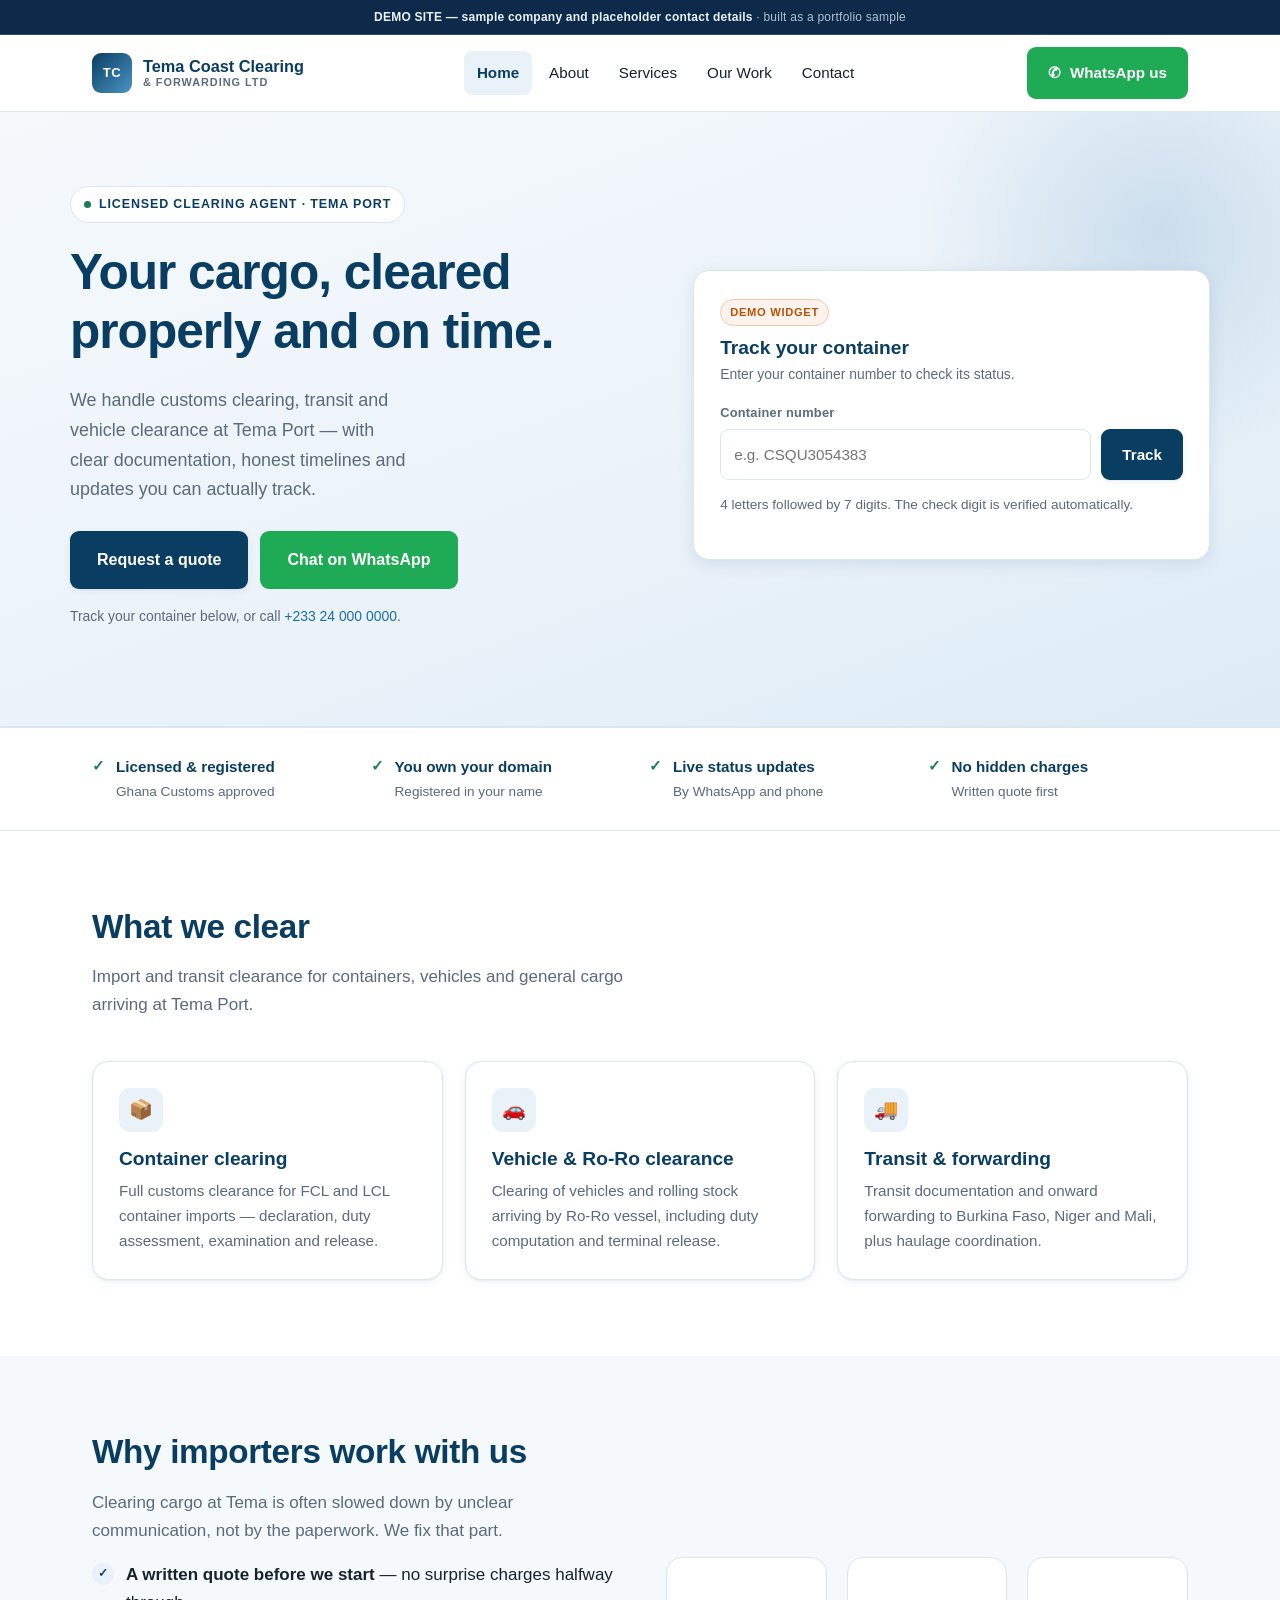
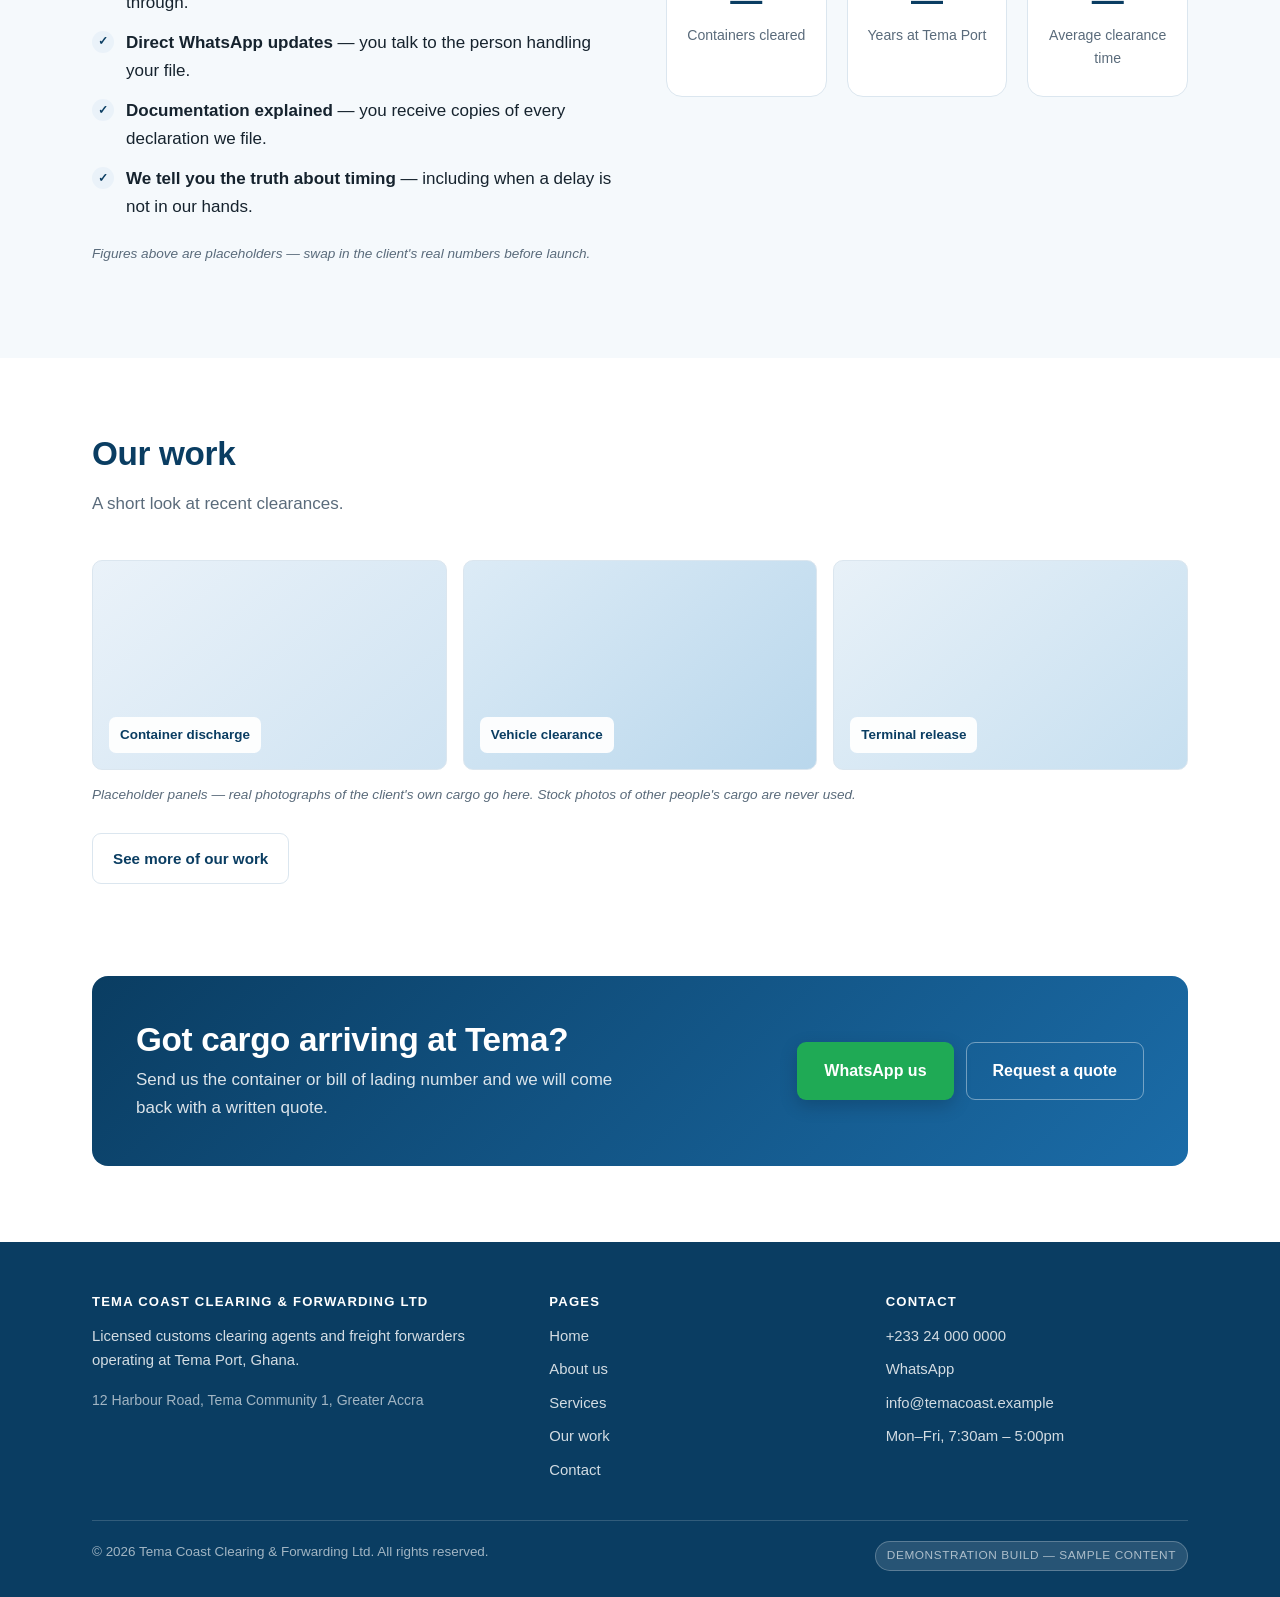
<file: index.html>
<!DOCTYPE html>
<!--
  DEMO BUILD — sample content for presentation to prospective clients.
  Brand, phone number and photos are placeholders. See README.md.
-->
<html lang="en">
<head>
<meta charset="utf-8">
<meta name="viewport" content="width=device-width, initial-scale=1">
<meta name="robots" content="noindex, nofollow">
<title>Tema Coast Clearing &amp; Forwarding — Customs Clearing Agents at Tema Port</title>
<meta name="description" content="Licensed customs clearing agents and freight forwarders at Tema Port, Ghana. Container, vehicle and transit clearance with transparent document handling.">
<link rel="stylesheet" href="assets/css/style.css">
</head>
<body>
<div class="demo-banner">DEMO SITE — sample company and placeholder contact details <span>· built as a portfolio sample</span></div>


<a class="skip-link" href="#main">Skip to content</a>

<header class="site-header">
  <div class="wrap header-inner">
    <a class="brand" href="index.html">
      <span class="brand-mark" aria-hidden="true">TC</span>
      <span class="brand-text">
        <span class="brand-name">Tema Coast Clearing</span>
        <span class="brand-sub">&amp; Forwarding Ltd</span>
      </span>
    </a>

    <nav id="primary-nav" class="nav" aria-label="Main navigation">
      <a href="index.html" aria-current="page">Home</a>
      <a href="about.html">About</a>
      <a href="services.html">Services</a>
      <a href="gallery.html">Our Work</a>
      <a href="contact.html">Contact</a>
    </nav>

    <div class="header-cta">
      <a class="btn btn-wa" href="https://wa.me/233240000000">
        <span aria-hidden="true">✆</span> WhatsApp us
      </a>
      <button class="nav-toggle" type="button" aria-expanded="false" aria-controls="primary-nav" aria-label="Toggle navigation">☰</button>
    </div>
  </div>
</header>

<main id="main">

  <!-- ============ HERO ============ -->
  <section class="hero" style="padding:0">
    <div class="wrap hero-grid">
      <div>
        <span class="eyebrow"><span class="dot" aria-hidden="true"></span> Licensed clearing agent · Tema Port</span>
        <h1>Your cargo, cleared properly and on time.</h1>
        <p class="lede">
          We handle customs clearing, transit and vehicle clearance at Tema Port —
          with clear documentation, honest timelines and updates you can actually track.
        </p>
        <div class="hero-actions">
          <a class="btn btn-primary btn-lg" href="contact.html">Request a quote</a>
          <a class="btn btn-wa btn-lg" href="https://wa.me/233240000000">Chat on WhatsApp</a>
        </div>
        <p class="hero-note">Track your container below, or call <a href="tel:+233240000000">+233 24 000 0000</a>.</p>
      </div>

      <!-- Tracking widget -->
      <div class="track-card">
        <span class="badge-demo">Demo widget</span>
        <h3>Track your container</h3>
        <p class="hint">Enter your container number to check its status.</p>
        <form id="track-form" novalidate>
          <label for="container-number">Container number</label>
          <div class="field-row">
            <div class="field">
              <input type="text" id="container-number" name="container"
                     placeholder="e.g. CSQU3054383" autocomplete="off"
                     inputmode="text" aria-describedby="track-help">
            </div>
            <button class="btn btn-primary" type="submit">Track</button>
          </div>
          <p id="track-help" class="form-note">4 letters followed by 7 digits. The check digit is verified automatically.</p>
        </form>
        <div id="track-result" class="track-result" aria-live="polite"></div>
      </div>
    </div>
  </section>

  <!-- ============ TRUST STRIP ============ -->
  <div class="trust-strip">
    <div class="wrap">
      <ul>
        <li><span class="tick" aria-hidden="true">✓</span><span><strong>Licensed &amp; registered</strong><span class="sub">Ghana Customs approved</span></span></li>
        <li><span class="tick" aria-hidden="true">✓</span><span><strong>You own your domain</strong><span class="sub">Registered in your name</span></span></li>
        <li><span class="tick" aria-hidden="true">✓</span><span><strong>Live status updates</strong><span class="sub">By WhatsApp and phone</span></span></li>
        <li><span class="tick" aria-hidden="true">✓</span><span><strong>No hidden charges</strong><span class="sub">Written quote first</span></span></li>
      </ul>
    </div>
  </div>

  <!-- ============ SERVICES ============ -->
  <section>
    <div class="wrap">
      <div class="section-head">
        <h2>What we clear</h2>
        <p>Import and transit clearance for containers, vehicles and general cargo arriving at Tema Port.</p>
      </div>

      <div class="grid grid-3">
        <article class="card">
          <div class="icon" aria-hidden="true">📦</div>
          <h3>Container clearing</h3>
          <p>Full customs clearance for FCL and LCL container imports — declaration, duty assessment, examination and release.</p>
        </article>
        <article class="card">
          <div class="icon" aria-hidden="true">🚗</div>
          <h3>Vehicle &amp; Ro-Ro clearance</h3>
          <p>Clearing of vehicles and rolling stock arriving by Ro-Ro vessel, including duty computation and terminal release.</p>
        </article>
        <article class="card">
          <div class="icon" aria-hidden="true">🚚</div>
          <h3>Transit &amp; forwarding</h3>
          <p>Transit documentation and onward forwarding to Burkina Faso, Niger and Mali, plus haulage coordination.</p>
        </article>
      </div>
    </div>
  </section>

  <!-- ============ WHY US ============ -->
  <section class="section-tint">
    <div class="wrap">
      <div class="grid grid-2" style="align-items:center;gap:52px">
        <div>
          <h2>Why importers work with us</h2>
          <p style="color:var(--muted)">
            Clearing cargo at Tema is often slowed down by unclear communication, not by the paperwork.
            We fix that part.
          </p>
          <ul class="checklist">
            <li><span class="tick" aria-hidden="true">✓</span><span><strong>A written quote before we start</strong> — no surprise charges halfway through.</span></li>
            <li><span class="tick" aria-hidden="true">✓</span><span><strong>Direct WhatsApp updates</strong> — you talk to the person handling your file.</span></li>
            <li><span class="tick" aria-hidden="true">✓</span><span><strong>Documentation explained</strong> — you receive copies of every declaration we file.</span></li>
            <li><span class="tick" aria-hidden="true">✓</span><span><strong>We tell you the truth about timing</strong> — including when a delay is not in our hands.</span></li>
          </ul>
        </div>
        <div class="stats">
          <div class="stat"><div class="n">—</div><div class="l">Containers cleared</div></div>
          <div class="stat"><div class="n">—</div><div class="l">Years at Tema Port</div></div>
          <div class="stat"><div class="n">—</div><div class="l">Average clearance time</div></div>
        </div>
      </div>
      <p class="shot-note" style="margin-top:22px">Figures above are placeholders — swap in the client's real numbers before launch.</p>
    </div>
  </section>

  <!-- ============ GALLERY PREVIEW ============ -->
  <section>
    <div class="wrap">
      <div class="section-head">
        <h2>Our work</h2>
        <p>A short look at recent clearances.</p>
      </div>
      <div class="gallery">
        <div class="shot"><span class="label">Container discharge</span></div>
        <div class="shot"><span class="label">Vehicle clearance</span></div>
        <div class="shot"><span class="label">Terminal release</span></div>
      </div>
      <p class="shot-note">Placeholder panels — real photographs of the client's own cargo go here. Stock photos of other people's cargo are never used.</p>
      <p style="margin-top:26px"><a class="btn btn-ghost" href="gallery.html">See more of our work</a></p>
    </div>
  </section>

  <!-- ============ CTA ============ -->
  <section style="padding-top:0">
    <div class="wrap">
      <div class="cta-band">
        <div>
          <h2>Got cargo arriving at Tema?</h2>
          <p>Send us the container or bill of lading number and we will come back with a written quote.</p>
        </div>
        <div style="display:flex;gap:12px;flex-wrap:wrap">
          <a class="btn btn-wa btn-lg" href="https://wa.me/233240000000">WhatsApp us</a>
          <a class="btn btn-ghost btn-lg" href="contact.html">Request a quote</a>
        </div>
      </div>
    </div>
  </section>

</main>

<footer class="site-footer">
  <div class="wrap">
    <div class="footer-grid">
      <div>
        <h4>Tema Coast Clearing &amp; Forwarding Ltd</h4>
        <p style="font-size:.93rem">
          Licensed customs clearing agents and freight forwarders operating at Tema Port, Ghana.
        </p>
        <p style="font-size:.88rem;color:rgba(255,255,255,.62)">
          12 Harbour Road, Tema Community 1, Greater Accra
        </p>
      </div>
      <div>
        <h4>Pages</h4>
        <ul>
          <li><a href="index.html">Home</a></li>
          <li><a href="about.html">About us</a></li>
          <li><a href="services.html">Services</a></li>
          <li><a href="gallery.html">Our work</a></li>
          <li><a href="contact.html">Contact</a></li>
        </ul>
      </div>
      <div>
        <h4>Contact</h4>
        <ul>
          <li><a href="tel:+233240000000">+233 24 000 0000</a></li>
          <li><a href="https://wa.me/233240000000">WhatsApp</a></li>
          <li><a href="mailto:info@example.com">info@temacoast.example</a></li>
          <li>Mon–Fri, 7:30am – 5:00pm</li>
        </ul>
      </div>
    </div>
    <div class="footer-bottom">
      <span>&copy; <span data-year>2026</span> Tema Coast Clearing &amp; Forwarding Ltd. All rights reserved.</span>
      <span class="demo-flag">Demonstration build — sample content</span>
    </div>
  </div>
</footer>

<script src="assets/js/main.js"></script>
</body>
</html>
</file>
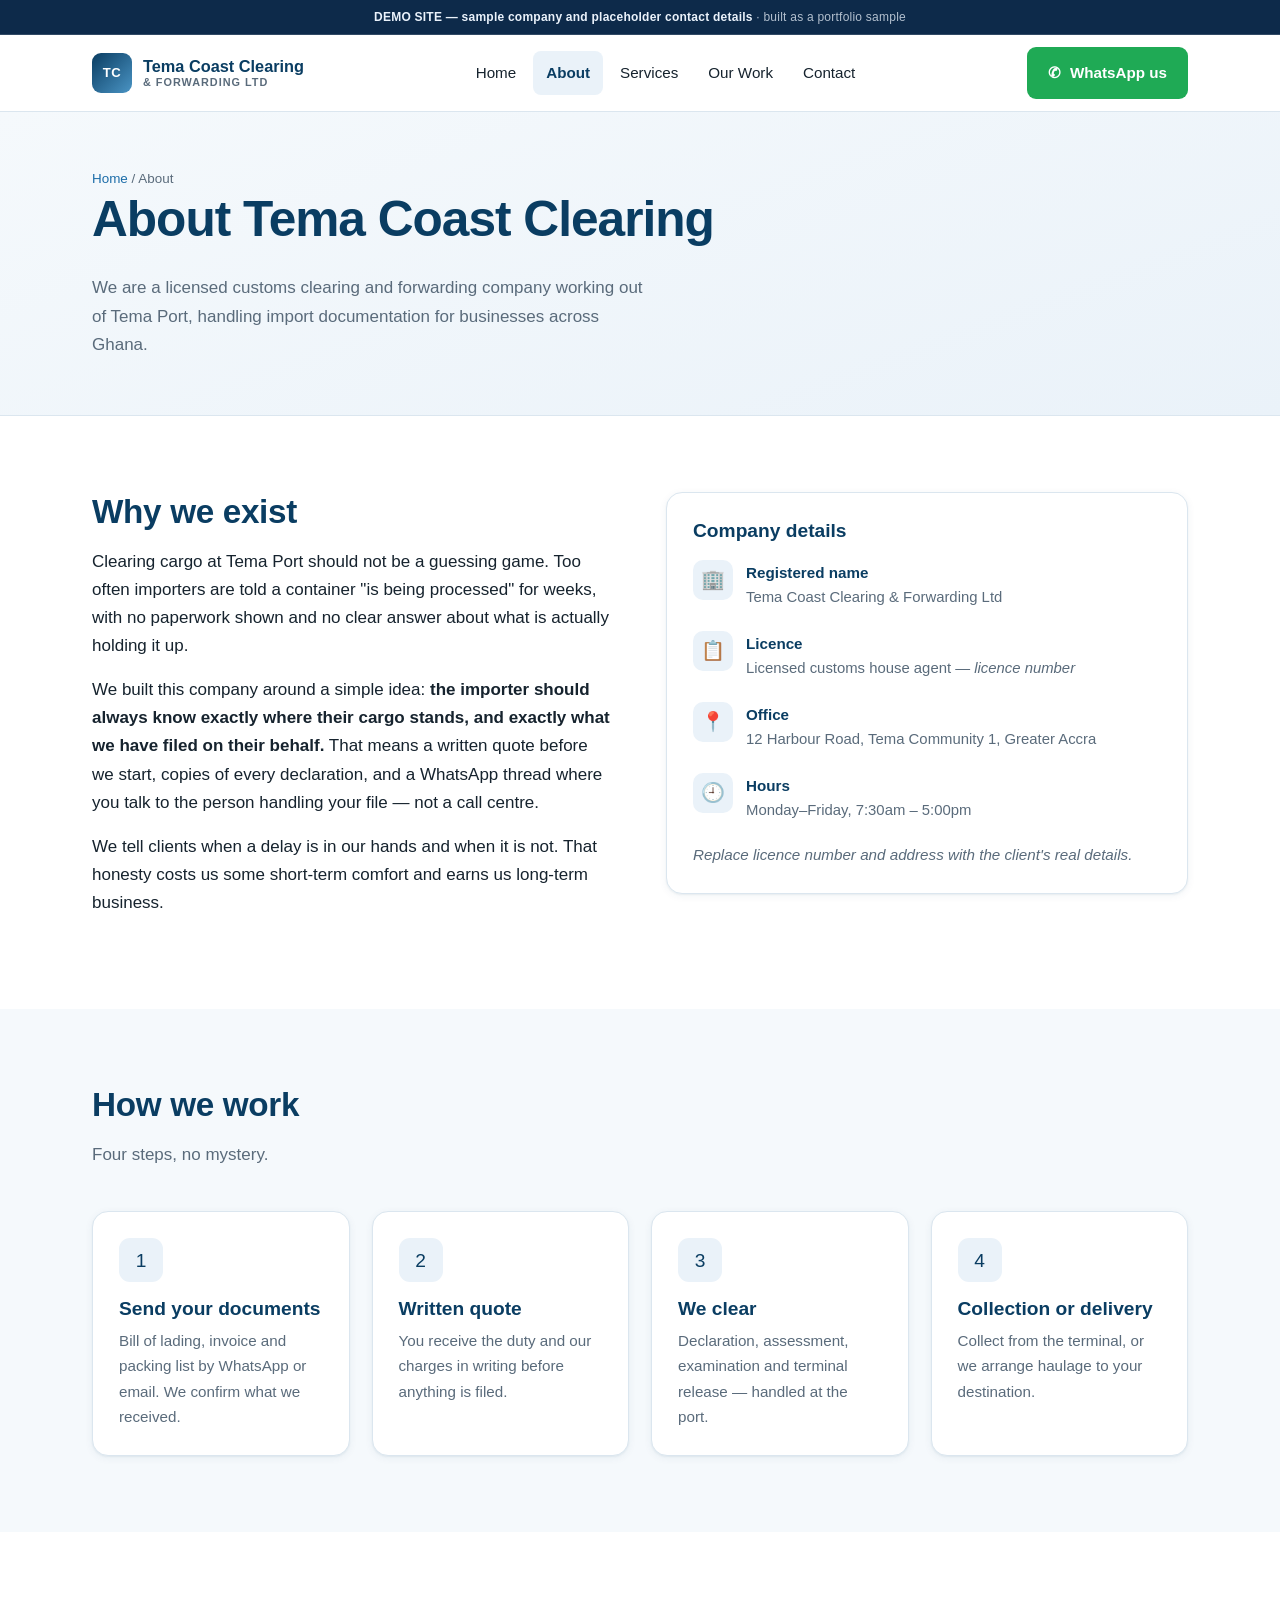
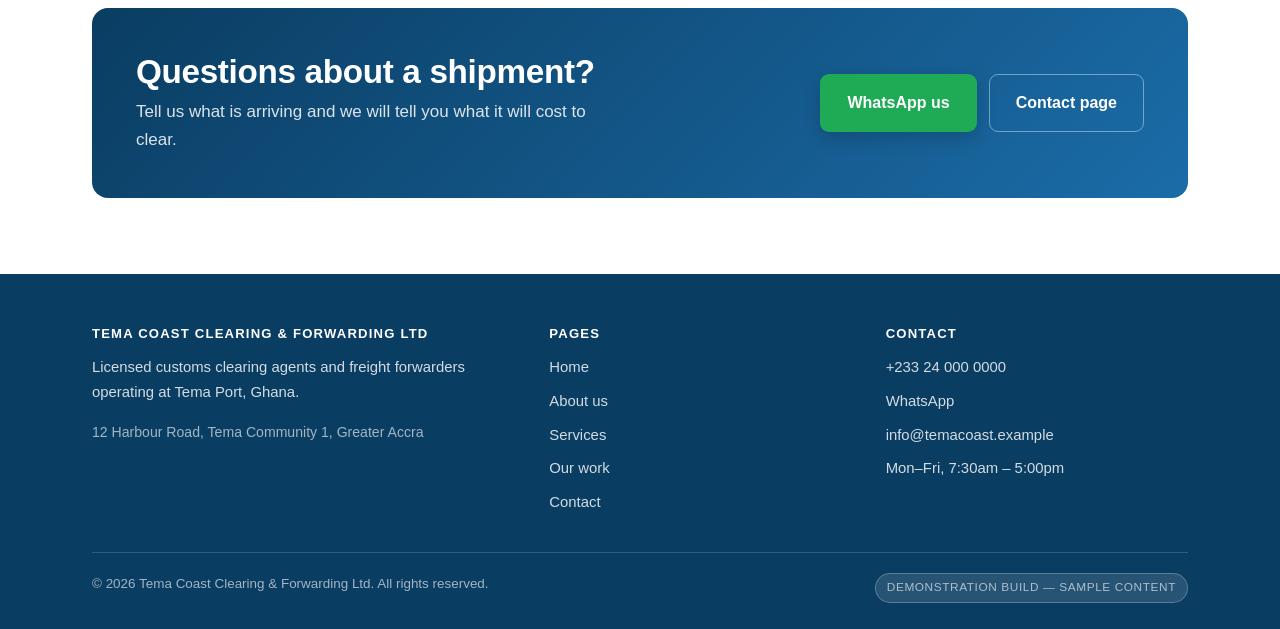
<file: about.html>
<!DOCTYPE html>
<!-- DEMO BUILD — sample content. See README.md -->
<html lang="en">
<head>
<meta charset="utf-8">
<meta name="viewport" content="width=device-width, initial-scale=1">
<meta name="robots" content="noindex, nofollow">
<title>About us — Tema Coast Clearing &amp; Forwarding</title>
<meta name="description" content="Licensed customs clearing agents based at Tema Port, Ghana. How we work, and why importers trust us with their documentation.">
<link rel="stylesheet" href="assets/css/style.css">
</head>
<body>
<div class="demo-banner">DEMO SITE — sample company and placeholder contact details <span>· built as a portfolio sample</span></div>


<a class="skip-link" href="#main">Skip to content</a>

<header class="site-header">
  <div class="wrap header-inner">
    <a class="brand" href="index.html">
      <span class="brand-mark" aria-hidden="true">TC</span>
      <span class="brand-text">
        <span class="brand-name">Tema Coast Clearing</span>
        <span class="brand-sub">&amp; Forwarding Ltd</span>
      </span>
    </a>
    <nav id="primary-nav" class="nav" aria-label="Main navigation">
      <a href="index.html">Home</a>
      <a href="about.html" aria-current="page">About</a>
      <a href="services.html">Services</a>
      <a href="gallery.html">Our Work</a>
      <a href="contact.html">Contact</a>
    </nav>
    <div class="header-cta">
      <a class="btn btn-wa" href="https://wa.me/233240000000"><span aria-hidden="true">✆</span> WhatsApp us</a>
      <button class="nav-toggle" type="button" aria-expanded="false" aria-controls="primary-nav" aria-label="Toggle navigation">☰</button>
    </div>
  </div>
</header>

<main id="main">

  <section class="page-head">
    <div class="wrap">
      <p class="breadcrumb"><a href="index.html">Home</a> / About</p>
      <h1>About Tema Coast Clearing</h1>
      <p>We are a licensed customs clearing and forwarding company working out of Tema Port, handling import documentation for businesses across Ghana.</p>
    </div>
  </section>

  <section>
    <div class="wrap">
      <div class="grid grid-2" style="gap:52px;align-items:start">
        <div>
          <h2>Why we exist</h2>
          <p>
            Clearing cargo at Tema Port should not be a guessing game. Too often importers
            are told a container "is being processed" for weeks, with no paperwork shown and
            no clear answer about what is actually holding it up.
          </p>
          <p>
            We built this company around a simple idea: <strong>the importer should always know
            exactly where their cargo stands, and exactly what we have filed on their behalf.</strong>
            That means a written quote before we start, copies of every declaration, and a
            WhatsApp thread where you talk to the person handling your file — not a call centre.
          </p>
          <p>
            We tell clients when a delay is in our hands and when it is not. That honesty
            costs us some short-term comfort and earns us long-term business.
          </p>
        </div>

        <div class="card">
          <h3>Company details</h3>
          <ul class="contact-list" style="margin-top:18px">
            <li><span class="icon" aria-hidden="true">🏢</span><span><strong>Registered name</strong><span>Tema Coast Clearing &amp; Forwarding Ltd</span></span></li>
            <li><span class="icon" aria-hidden="true">📋</span><span><strong>Licence</strong><span>Licensed customs house agent — <em>licence number</em></span></span></li>
            <li><span class="icon" aria-hidden="true">📍</span><span><strong>Office</strong><span>12 Harbour Road, Tema Community 1, Greater Accra</span></span></li>
            <li><span class="icon" aria-hidden="true">🕘</span><span><strong>Hours</strong><span>Monday–Friday, 7:30am – 5:00pm</span></span></li>
          </ul>
          <p class="shot-note">Replace licence number and address with the client's real details.</p>
        </div>
      </div>
    </div>
  </section>

  <section class="section-tint">
    <div class="wrap">
      <div class="section-head">
        <h2>How we work</h2>
        <p>Four steps, no mystery.</p>
      </div>
      <div class="grid grid-4">
        <article class="card">
          <div class="icon" aria-hidden="true">1</div>
          <h3>Send your documents</h3>
          <p>Bill of lading, invoice and packing list by WhatsApp or email. We confirm what we received.</p>
        </article>
        <article class="card">
          <div class="icon" aria-hidden="true">2</div>
          <h3>Written quote</h3>
          <p>You receive the duty and our charges in writing before anything is filed.</p>
        </article>
        <article class="card">
          <div class="icon" aria-hidden="true">3</div>
          <h3>We clear</h3>
          <p>Declaration, assessment, examination and terminal release — handled at the port.</p>
        </article>
        <article class="card">
          <div class="icon" aria-hidden="true">4</div>
          <h3>Collection or delivery</h3>
          <p>Collect from the terminal, or we arrange haulage to your destination.</p>
        </article>
      </div>
    </div>
  </section>

  <section>
    <div class="wrap">
      <div class="cta-band">
        <div>
          <h2>Questions about a shipment?</h2>
          <p>Tell us what is arriving and we will tell you what it will cost to clear.</p>
        </div>
        <div style="display:flex;gap:12px;flex-wrap:wrap">
          <a class="btn btn-wa btn-lg" href="https://wa.me/233240000000">WhatsApp us</a>
          <a class="btn btn-ghost btn-lg" href="contact.html">Contact page</a>
        </div>
      </div>
    </div>
  </section>

</main>

<footer class="site-footer">
  <div class="wrap">
    <div class="footer-grid">
      <div>
        <h4>Tema Coast Clearing &amp; Forwarding Ltd</h4>
        <p style="font-size:.93rem">Licensed customs clearing agents and freight forwarders operating at Tema Port, Ghana.</p>
        <p style="font-size:.88rem;color:rgba(255,255,255,.62)">12 Harbour Road, Tema Community 1, Greater Accra</p>
      </div>
      <div>
        <h4>Pages</h4>
        <ul>
          <li><a href="index.html">Home</a></li>
          <li><a href="about.html">About us</a></li>
          <li><a href="services.html">Services</a></li>
          <li><a href="gallery.html">Our work</a></li>
          <li><a href="contact.html">Contact</a></li>
        </ul>
      </div>
      <div>
        <h4>Contact</h4>
        <ul>
          <li><a href="tel:+233240000000">+233 24 000 0000</a></li>
          <li><a href="https://wa.me/233240000000">WhatsApp</a></li>
          <li><a href="mailto:info@example.com">info@temacoast.example</a></li>
          <li>Mon–Fri, 7:30am – 5:00pm</li>
        </ul>
      </div>
    </div>
    <div class="footer-bottom">
      <span>&copy; <span data-year>2026</span> Tema Coast Clearing &amp; Forwarding Ltd. All rights reserved.</span>
      <span class="demo-flag">Demonstration build — sample content</span>
    </div>
  </div>
</footer>

<script src="assets/js/main.js"></script>
</body>
</html>
</file>
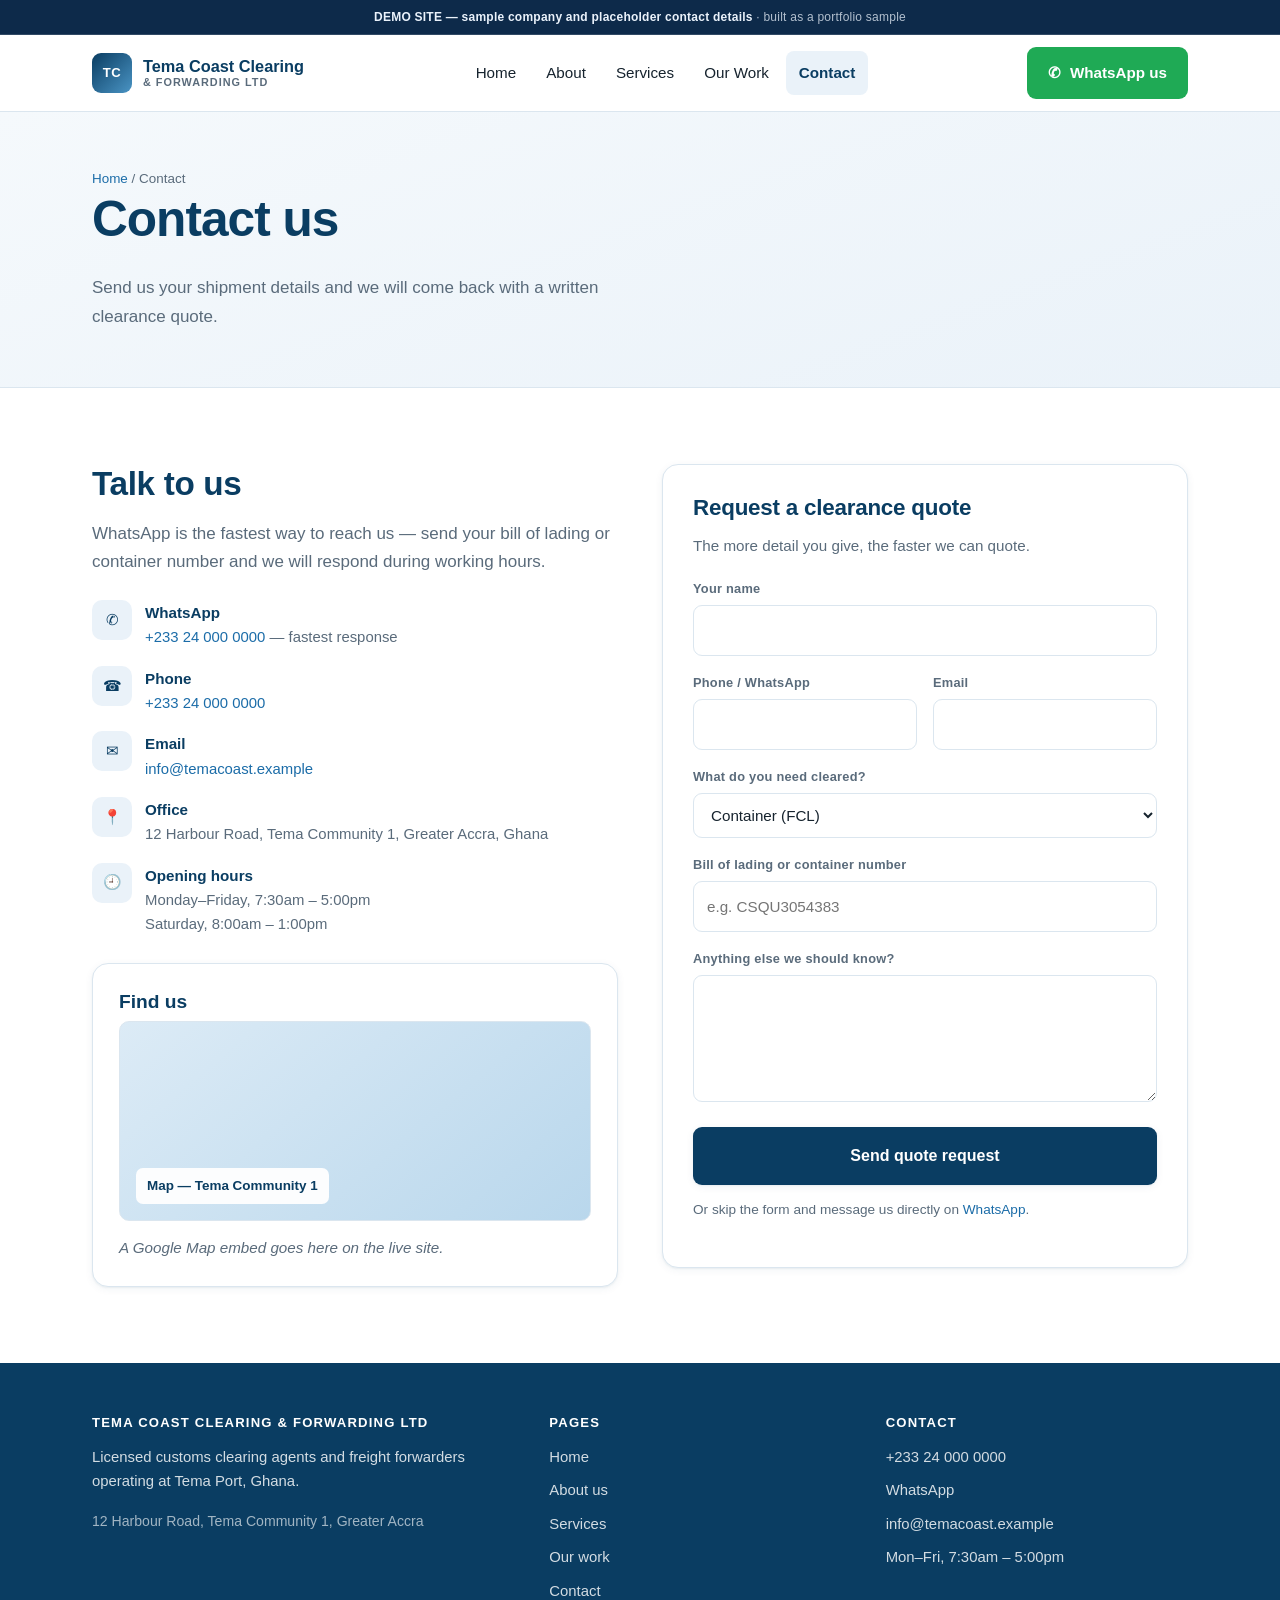
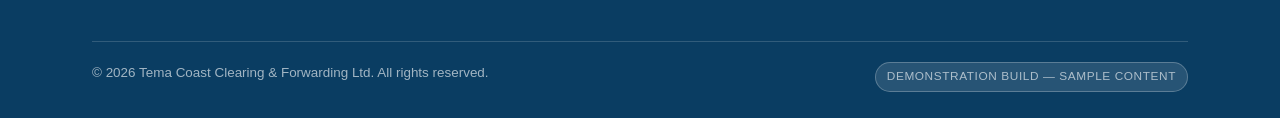
<file: contact.html>
<!DOCTYPE html>
<!-- DEMO BUILD — sample content. See README.md -->
<html lang="en">
<head>
<meta charset="utf-8">
<meta name="viewport" content="width=device-width, initial-scale=1">
<meta name="robots" content="noindex, nofollow">
<title>Contact — Tema Coast Clearing &amp; Forwarding</title>
<meta name="description" content="Contact Tema Coast Clearing &amp; Forwarding at Tema Port, Ghana. WhatsApp, phone, email and quote requests.">
<link rel="stylesheet" href="assets/css/style.css">
</head>
<body>
<div class="demo-banner">DEMO SITE — sample company and placeholder contact details <span>· built as a portfolio sample</span></div>


<a class="skip-link" href="#main">Skip to content</a>

<header class="site-header">
  <div class="wrap header-inner">
    <a class="brand" href="index.html">
      <span class="brand-mark" aria-hidden="true">TC</span>
      <span class="brand-text">
        <span class="brand-name">Tema Coast Clearing</span>
        <span class="brand-sub">&amp; Forwarding Ltd</span>
      </span>
    </a>
    <nav id="primary-nav" class="nav" aria-label="Main navigation">
      <a href="index.html">Home</a>
      <a href="about.html">About</a>
      <a href="services.html">Services</a>
      <a href="gallery.html">Our Work</a>
      <a href="contact.html" aria-current="page">Contact</a>
    </nav>
    <div class="header-cta">
      <a class="btn btn-wa" href="https://wa.me/233240000000"><span aria-hidden="true">✆</span> WhatsApp us</a>
      <button class="nav-toggle" type="button" aria-expanded="false" aria-controls="primary-nav" aria-label="Toggle navigation">☰</button>
    </div>
  </div>
</header>

<main id="main">

  <section class="page-head">
    <div class="wrap">
      <p class="breadcrumb"><a href="index.html">Home</a> / Contact</p>
      <h1>Contact us</h1>
      <p>Send us your shipment details and we will come back with a written clearance quote.</p>
    </div>
  </section>

  <section>
    <div class="wrap">
      <div class="grid grid-2" style="gap:44px;align-items:start">

        <div>
          <h2>Talk to us</h2>
          <p style="color:var(--muted)">WhatsApp is the fastest way to reach us — send your bill of lading or container number and we will respond during working hours.</p>

          <ul class="contact-list" style="margin-top:24px">
            <li>
              <span class="icon" aria-hidden="true">✆</span>
              <span><strong>WhatsApp</strong><span><a href="https://wa.me/233240000000">+233 24 000 0000</a> — fastest response</span></span>
            </li>
            <li>
              <span class="icon" aria-hidden="true">☎</span>
              <span><strong>Phone</strong><span><a href="tel:+233240000000">+233 24 000 0000</a></span></span>
            </li>
            <li>
              <span class="icon" aria-hidden="true">✉</span>
              <span><strong>Email</strong><span><a href="mailto:info@example.com">info@temacoast.example</a></span></span>
            </li>
            <li>
              <span class="icon" aria-hidden="true">📍</span>
              <span><strong>Office</strong><span>12 Harbour Road, Tema Community 1, Greater Accra, Ghana</span></span>
            </li>
            <li>
              <span class="icon" aria-hidden="true">🕘</span>
              <span><strong>Opening hours</strong><span>Monday–Friday, 7:30am – 5:00pm<br>Saturday, 8:00am – 1:00pm</span></span>
            </li>
          </ul>

          <div class="card" style="margin-top:26px">
            <h3>Find us</h3>
            <div class="shot" style="min-height:200px;border-radius:10px">
              <span class="label">Map — Tema Community 1</span>
            </div>
            <p class="shot-note">A Google Map embed goes here on the live site.</p>
          </div>
        </div>

        <div class="form-card">
          <h2 style="font-size:1.4rem">Request a clearance quote</h2>
          <p style="color:var(--muted);font-size:.95rem">The more detail you give, the faster we can quote.</p>

          <form id="quote-form" novalidate style="margin-top:20px">
            <div class="form-grid">
              <div class="full">
                <label for="q-name">Your name</label>
                <input type="text" id="q-name" name="name" autocomplete="name" required>
              </div>
              <div>
                <label for="q-phone">Phone / WhatsApp</label>
                <input type="tel" id="q-phone" name="phone" autocomplete="tel" required>
              </div>
              <div>
                <label for="q-email">Email</label>
                <input type="email" id="q-email" name="email" autocomplete="email">
              </div>
              <div class="full">
                <label for="q-service">What do you need cleared?</label>
                <select id="q-service" name="service">
                  <option>Container (FCL)</option>
                  <option>Container (LCL)</option>
                  <option>Vehicle / Ro-Ro</option>
                  <option>Transit cargo</option>
                  <option>Documentation advice</option>
                  <option>Other</option>
                </select>
              </div>
              <div class="full">
                <label for="q-bl">Bill of lading or container number</label>
                <input type="text" id="q-bl" name="bl" placeholder="e.g. CSQU3054383">
              </div>
              <div class="full">
                <label for="q-msg">Anything else we should know?</label>
                <textarea id="q-msg" name="message" rows="4"></textarea>
              </div>
              <div class="full">
                <button class="btn btn-primary btn-lg btn-block" type="submit">Send quote request</button>
              </div>
            </div>
          </form>

          <div id="quote-status" class="track-result" aria-live="polite" style="display:none"></div>
          <p class="form-note">Or skip the form and message us directly on <a href="https://wa.me/233240000000">WhatsApp</a>.</p>
        </div>

      </div>
    </div>
  </section>

</main>

<footer class="site-footer">
  <div class="wrap">
    <div class="footer-grid">
      <div>
        <h4>Tema Coast Clearing &amp; Forwarding Ltd</h4>
        <p style="font-size:.93rem">Licensed customs clearing agents and freight forwarders operating at Tema Port, Ghana.</p>
        <p style="font-size:.88rem;color:rgba(255,255,255,.62)">12 Harbour Road, Tema Community 1, Greater Accra</p>
      </div>
      <div>
        <h4>Pages</h4>
        <ul>
          <li><a href="index.html">Home</a></li>
          <li><a href="about.html">About us</a></li>
          <li><a href="services.html">Services</a></li>
          <li><a href="gallery.html">Our work</a></li>
          <li><a href="contact.html">Contact</a></li>
        </ul>
      </div>
      <div>
        <h4>Contact</h4>
        <ul>
          <li><a href="tel:+233240000000">+233 24 000 0000</a></li>
          <li><a href="https://wa.me/233240000000">WhatsApp</a></li>
          <li><a href="mailto:info@example.com">info@temacoast.example</a></li>
          <li>Mon–Fri, 7:30am – 5:00pm</li>
        </ul>
      </div>
    </div>
    <div class="footer-bottom">
      <span>&copy; <span data-year>2026</span> Tema Coast Clearing &amp; Forwarding Ltd. All rights reserved.</span>
      <span class="demo-flag">Demonstration build — sample content</span>
    </div>
  </div>
</footer>

<script src="assets/js/main.js"></script>
</body>
</html>
</file>
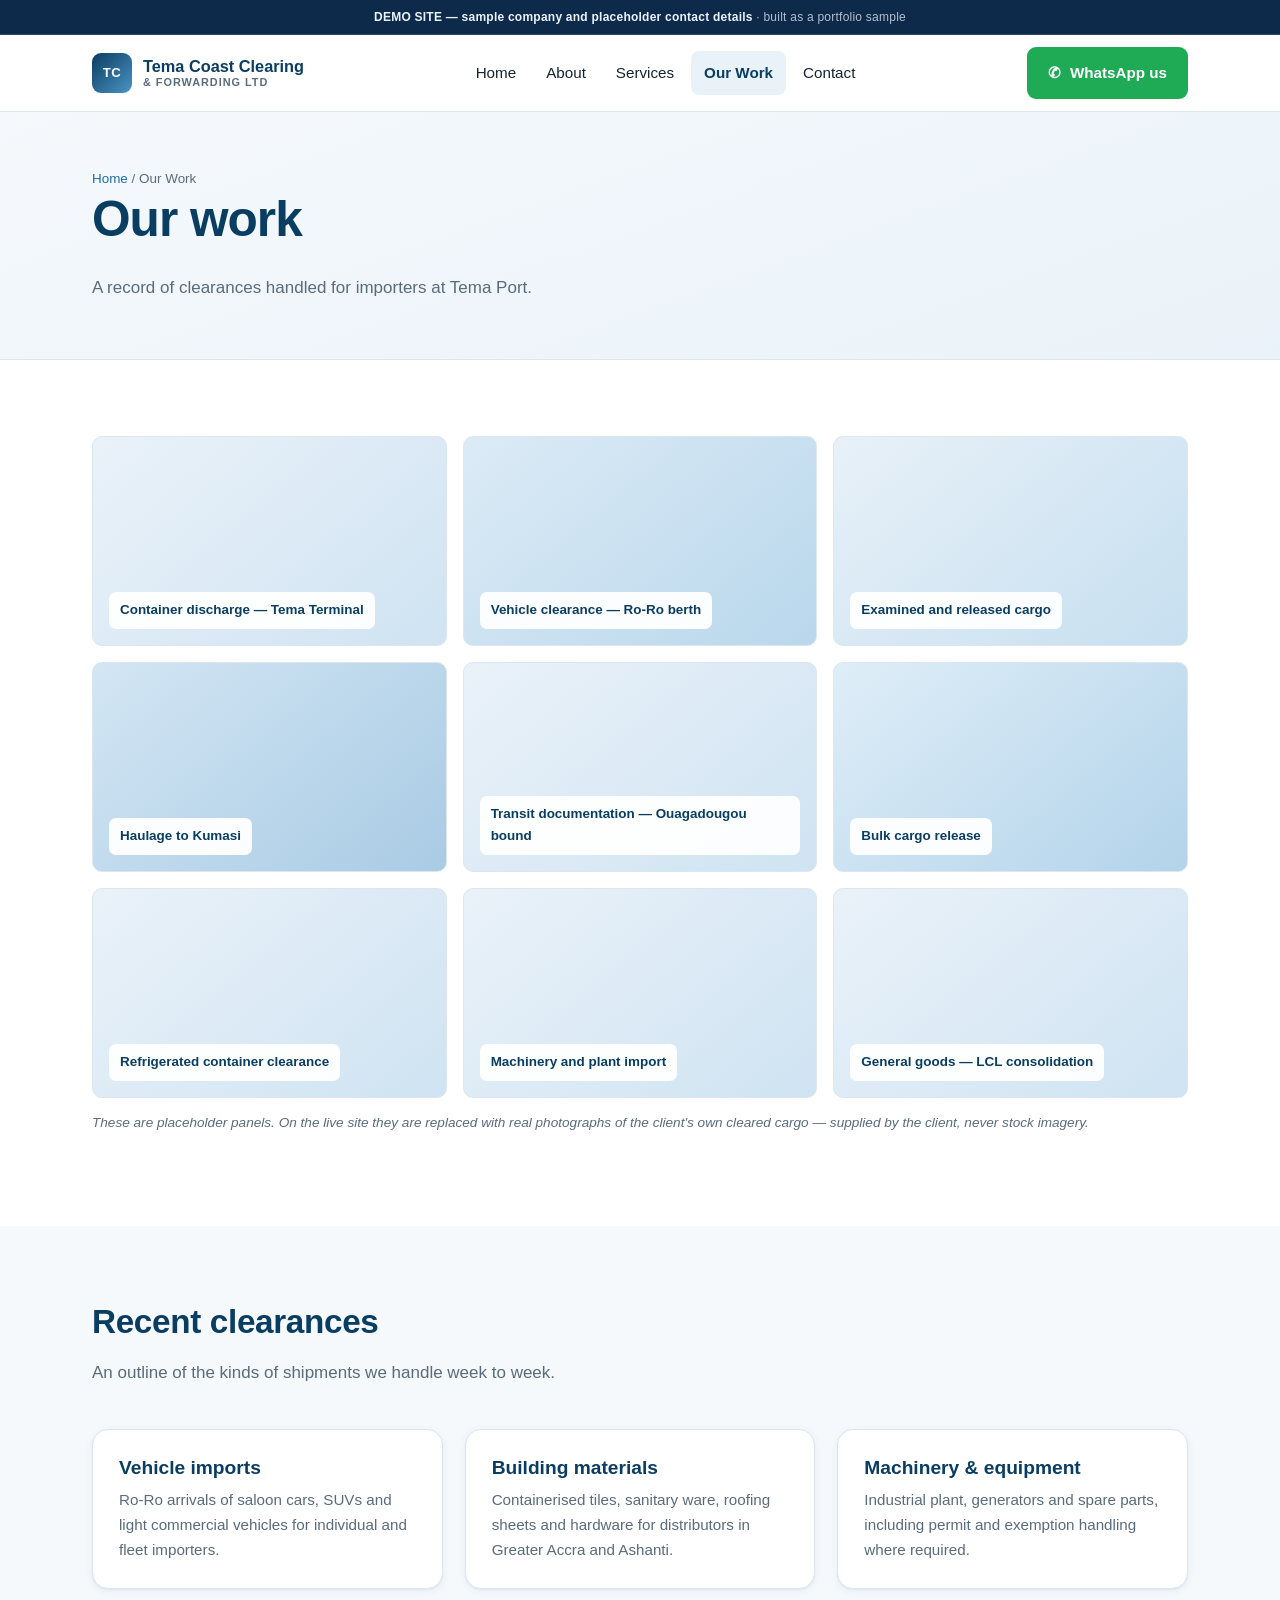
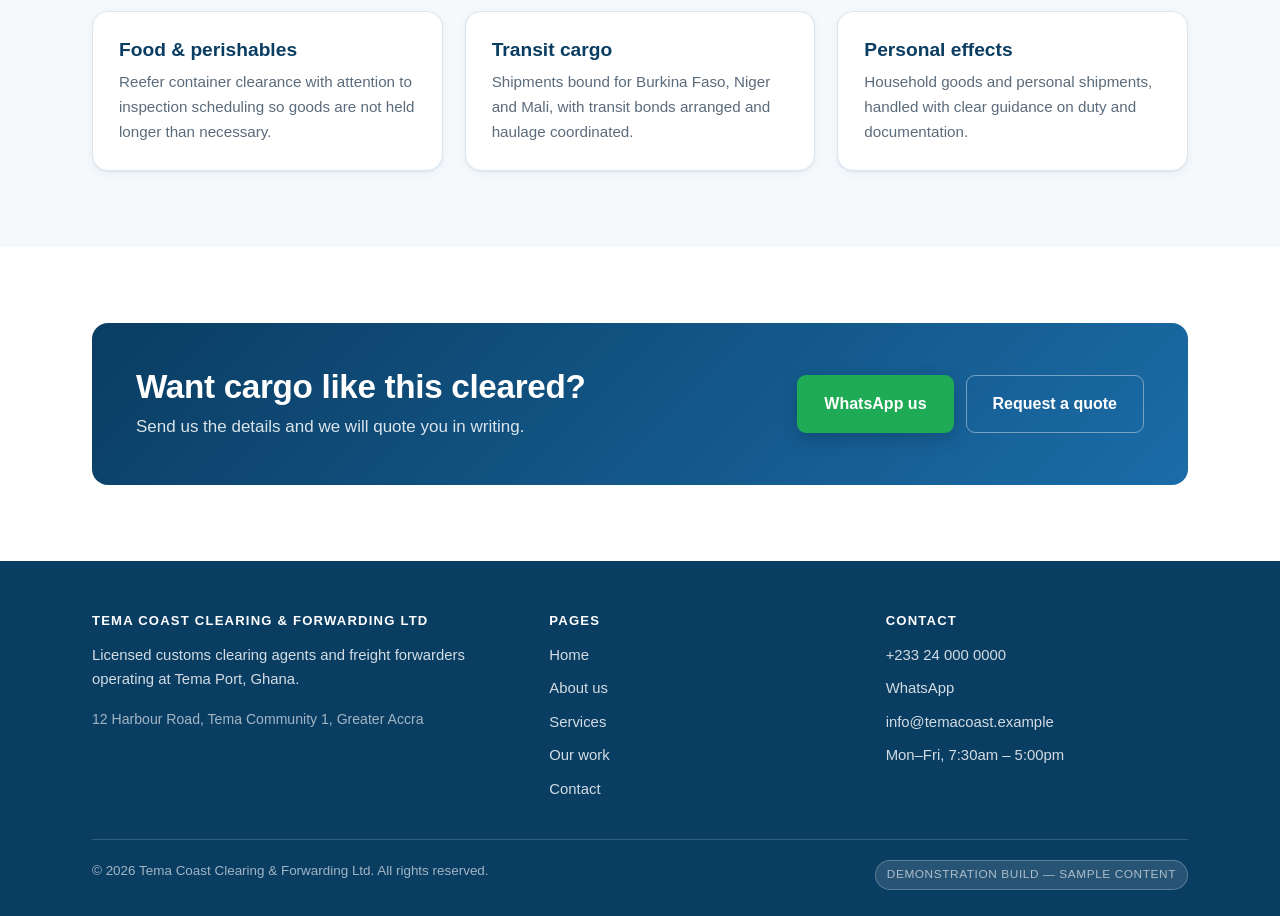
<file: gallery.html>
<!DOCTYPE html>
<!-- DEMO BUILD — sample content. See README.md -->
<html lang="en">
<head>
<meta charset="utf-8">
<meta name="viewport" content="width=device-width, initial-scale=1">
<meta name="robots" content="noindex, nofollow">
<title>Our work — Tema Coast Clearing &amp; Forwarding</title>
<meta name="description" content="Recent container, vehicle and transit clearances handled by Tema Coast Clearing at Tema Port, Ghana.">
<link rel="stylesheet" href="assets/css/style.css">
</head>
<body>
<div class="demo-banner">DEMO SITE — sample company and placeholder contact details <span>· built as a portfolio sample</span></div>


<a class="skip-link" href="#main">Skip to content</a>

<header class="site-header">
  <div class="wrap header-inner">
    <a class="brand" href="index.html">
      <span class="brand-mark" aria-hidden="true">TC</span>
      <span class="brand-text">
        <span class="brand-name">Tema Coast Clearing</span>
        <span class="brand-sub">&amp; Forwarding Ltd</span>
      </span>
    </a>
    <nav id="primary-nav" class="nav" aria-label="Main navigation">
      <a href="index.html">Home</a>
      <a href="about.html">About</a>
      <a href="services.html">Services</a>
      <a href="gallery.html" aria-current="page">Our Work</a>
      <a href="contact.html">Contact</a>
    </nav>
    <div class="header-cta">
      <a class="btn btn-wa" href="https://wa.me/233240000000"><span aria-hidden="true">✆</span> WhatsApp us</a>
      <button class="nav-toggle" type="button" aria-expanded="false" aria-controls="primary-nav" aria-label="Toggle navigation">☰</button>
    </div>
  </div>
</header>

<main id="main">

  <section class="page-head">
    <div class="wrap">
      <p class="breadcrumb"><a href="index.html">Home</a> / Our Work</p>
      <h1>Our work</h1>
      <p>A record of clearances handled for importers at Tema Port.</p>
    </div>
  </section>

  <section>
    <div class="wrap">
      <div class="gallery">
        <div class="shot"><span class="label">Container discharge — Tema Terminal</span></div>
        <div class="shot"><span class="label">Vehicle clearance — Ro-Ro berth</span></div>
        <div class="shot"><span class="label">Examined and released cargo</span></div>
        <div class="shot"><span class="label">Haulage to Kumasi</span></div>
        <div class="shot"><span class="label">Transit documentation — Ouagadougou bound</span></div>
        <div class="shot"><span class="label">Bulk cargo release</span></div>
        <div class="shot"><span class="label">Refrigerated container clearance</span></div>
        <div class="shot"><span class="label">Machinery and plant import</span></div>
        <div class="shot"><span class="label">General goods — LCL consolidation</span></div>
      </div>

      <p class="shot-note">
        These are placeholder panels. On the live site they are replaced with real photographs
        of the client's own cleared cargo — supplied by the client, never stock imagery.
      </p>
    </div>
  </section>

  <section class="section-tint">
    <div class="wrap">
      <div class="section-head">
        <h2>Recent clearances</h2>
        <p>An outline of the kinds of shipments we handle week to week.</p>
      </div>
      <div class="grid grid-3">
        <article class="card">
          <h3>Vehicle imports</h3>
          <p>Ro-Ro arrivals of saloon cars, SUVs and light commercial vehicles for individual and fleet importers.</p>
        </article>
        <article class="card">
          <h3>Building materials</h3>
          <p>Containerised tiles, sanitary ware, roofing sheets and hardware for distributors in Greater Accra and Ashanti.</p>
        </article>
        <article class="card">
          <h3>Machinery &amp; equipment</h3>
          <p>Industrial plant, generators and spare parts, including permit and exemption handling where required.</p>
        </article>
        <article class="card">
          <h3>Food &amp; perishables</h3>
          <p>Reefer container clearance with attention to inspection scheduling so goods are not held longer than necessary.</p>
        </article>
        <article class="card">
          <h3>Transit cargo</h3>
          <p>Shipments bound for Burkina Faso, Niger and Mali, with transit bonds arranged and haulage coordinated.</p>
        </article>
        <article class="card">
          <h3>Personal effects</h3>
          <p>Household goods and personal shipments, handled with clear guidance on duty and documentation.</p>
        </article>
      </div>
    </div>
  </section>

  <section>
    <div class="wrap">
      <div class="cta-band">
        <div>
          <h2>Want cargo like this cleared?</h2>
          <p>Send us the details and we will quote you in writing.</p>
        </div>
        <div style="display:flex;gap:12px;flex-wrap:wrap">
          <a class="btn btn-wa btn-lg" href="https://wa.me/233240000000">WhatsApp us</a>
          <a class="btn btn-ghost btn-lg" href="contact.html">Request a quote</a>
        </div>
      </div>
    </div>
  </section>

</main>

<footer class="site-footer">
  <div class="wrap">
    <div class="footer-grid">
      <div>
        <h4>Tema Coast Clearing &amp; Forwarding Ltd</h4>
        <p style="font-size:.93rem">Licensed customs clearing agents and freight forwarders operating at Tema Port, Ghana.</p>
        <p style="font-size:.88rem;color:rgba(255,255,255,.62)">12 Harbour Road, Tema Community 1, Greater Accra</p>
      </div>
      <div>
        <h4>Pages</h4>
        <ul>
          <li><a href="index.html">Home</a></li>
          <li><a href="about.html">About us</a></li>
          <li><a href="services.html">Services</a></li>
          <li><a href="gallery.html">Our work</a></li>
          <li><a href="contact.html">Contact</a></li>
        </ul>
      </div>
      <div>
        <h4>Contact</h4>
        <ul>
          <li><a href="tel:+233240000000">+233 24 000 0000</a></li>
          <li><a href="https://wa.me/233240000000">WhatsApp</a></li>
          <li><a href="mailto:info@example.com">info@temacoast.example</a></li>
          <li>Mon–Fri, 7:30am – 5:00pm</li>
        </ul>
      </div>
    </div>
    <div class="footer-bottom">
      <span>&copy; <span data-year>2026</span> Tema Coast Clearing &amp; Forwarding Ltd. All rights reserved.</span>
      <span class="demo-flag">Demonstration build — sample content</span>
    </div>
  </div>
</footer>

<script src="assets/js/main.js"></script>
</body>
</html>
</file>
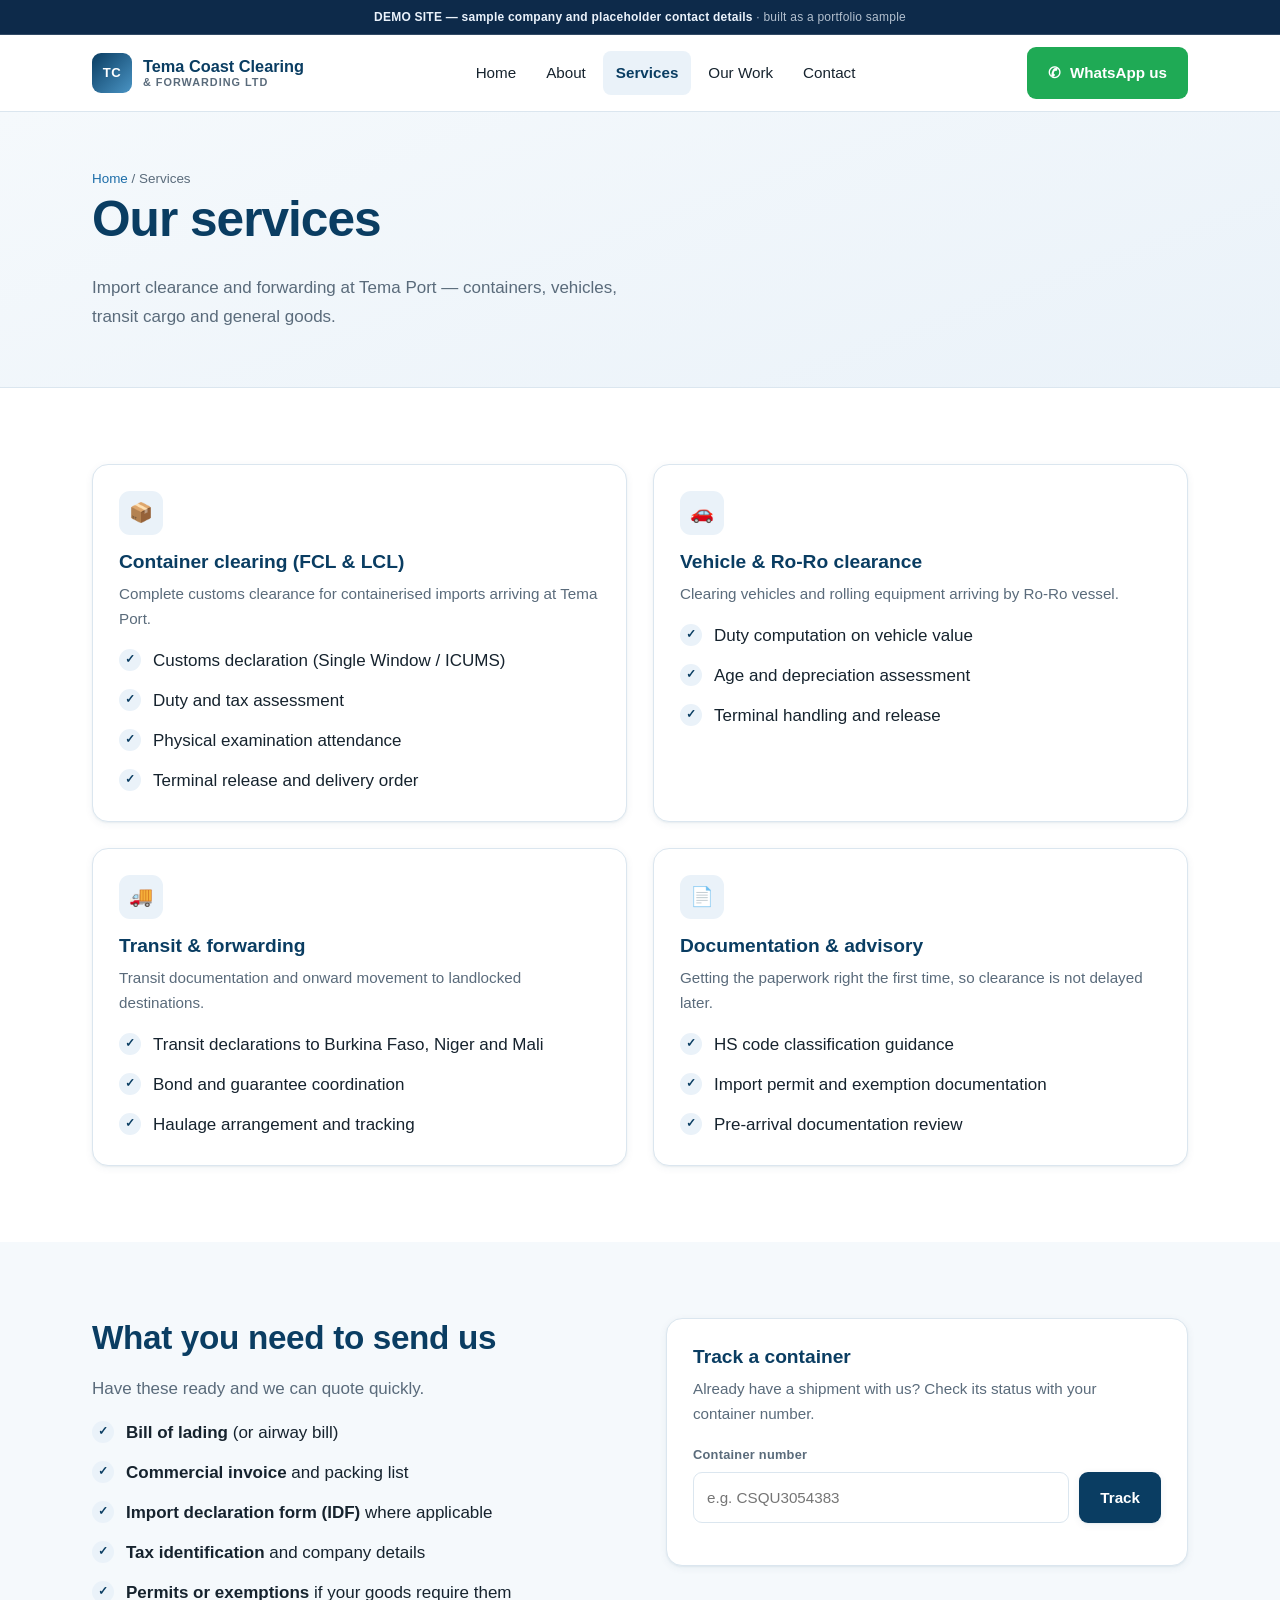
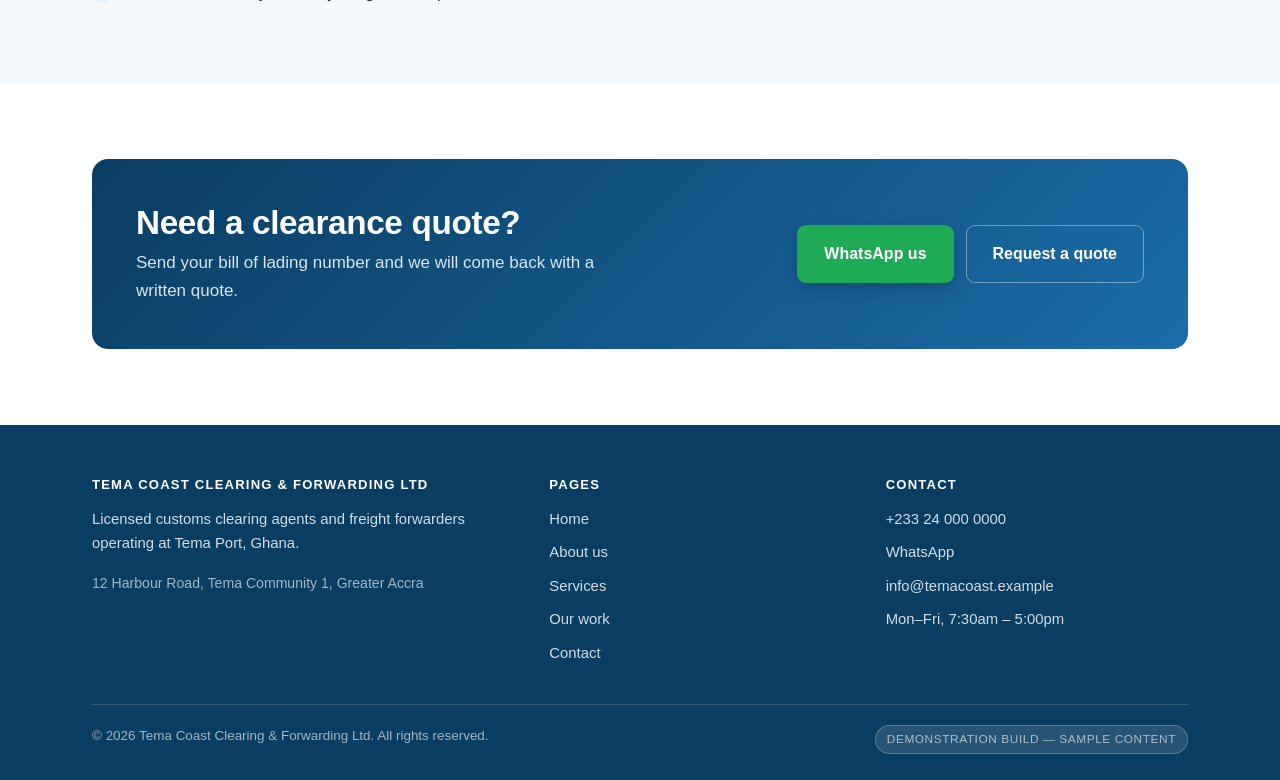
<file: services.html>
<!DOCTYPE html>
<!-- DEMO BUILD — sample content. See README.md -->
<html lang="en">
<head>
<meta charset="utf-8">
<meta name="viewport" content="width=device-width, initial-scale=1">
<meta name="robots" content="noindex, nofollow">
<title>Services — Tema Coast Clearing &amp; Forwarding</title>
<meta name="description" content="Container clearing, vehicle and Ro-Ro clearance, transit and forwarding services at Tema Port, Ghana.">
<link rel="stylesheet" href="assets/css/style.css">
</head>
<body>
<div class="demo-banner">DEMO SITE — sample company and placeholder contact details <span>· built as a portfolio sample</span></div>


<a class="skip-link" href="#main">Skip to content</a>

<header class="site-header">
  <div class="wrap header-inner">
    <a class="brand" href="index.html">
      <span class="brand-mark" aria-hidden="true">TC</span>
      <span class="brand-text">
        <span class="brand-name">Tema Coast Clearing</span>
        <span class="brand-sub">&amp; Forwarding Ltd</span>
      </span>
    </a>
    <nav id="primary-nav" class="nav" aria-label="Main navigation">
      <a href="index.html">Home</a>
      <a href="about.html">About</a>
      <a href="services.html" aria-current="page">Services</a>
      <a href="gallery.html">Our Work</a>
      <a href="contact.html">Contact</a>
    </nav>
    <div class="header-cta">
      <a class="btn btn-wa" href="https://wa.me/233240000000"><span aria-hidden="true">✆</span> WhatsApp us</a>
      <button class="nav-toggle" type="button" aria-expanded="false" aria-controls="primary-nav" aria-label="Toggle navigation">☰</button>
    </div>
  </div>
</header>

<main id="main">

  <section class="page-head">
    <div class="wrap">
      <p class="breadcrumb"><a href="index.html">Home</a> / Services</p>
      <h1>Our services</h1>
      <p>Import clearance and forwarding at Tema Port — containers, vehicles, transit cargo and general goods.</p>
    </div>
  </section>

  <section>
    <div class="wrap">
      <div class="grid grid-2" style="gap:26px">

        <article class="card">
          <div class="icon" aria-hidden="true">📦</div>
          <h3>Container clearing (FCL &amp; LCL)</h3>
          <p>Complete customs clearance for containerised imports arriving at Tema Port.</p>
          <ul class="checklist" style="margin-top:16px">
            <li><span class="tick" aria-hidden="true">✓</span><span>Customs declaration (Single Window / ICUMS)</span></li>
            <li><span class="tick" aria-hidden="true">✓</span><span>Duty and tax assessment</span></li>
            <li><span class="tick" aria-hidden="true">✓</span><span>Physical examination attendance</span></li>
            <li><span class="tick" aria-hidden="true">✓</span><span>Terminal release and delivery order</span></li>
          </ul>
        </article>

        <article class="card">
          <div class="icon" aria-hidden="true">🚗</div>
          <h3>Vehicle &amp; Ro-Ro clearance</h3>
          <p>Clearing vehicles and rolling equipment arriving by Ro-Ro vessel.</p>
          <ul class="checklist" style="margin-top:16px">
            <li><span class="tick" aria-hidden="true">✓</span><span>Duty computation on vehicle value</span></li>
            <li><span class="tick" aria-hidden="true">✓</span><span>Age and depreciation assessment</span></li>
            <li><span class="tick" aria-hidden="true">✓</span><span>Terminal handling and release</span></li>
          </ul>
        </article>

        <article class="card">
          <div class="icon" aria-hidden="true">🚚</div>
          <h3>Transit &amp; forwarding</h3>
          <p>Transit documentation and onward movement to landlocked destinations.</p>
          <ul class="checklist" style="margin-top:16px">
            <li><span class="tick" aria-hidden="true">✓</span><span>Transit declarations to Burkina Faso, Niger and Mali</span></li>
            <li><span class="tick" aria-hidden="true">✓</span><span>Bond and guarantee coordination</span></li>
            <li><span class="tick" aria-hidden="true">✓</span><span>Haulage arrangement and tracking</span></li>
          </ul>
        </article>

        <article class="card">
          <div class="icon" aria-hidden="true">📄</div>
          <h3>Documentation &amp; advisory</h3>
          <p>Getting the paperwork right the first time, so clearance is not delayed later.</p>
          <ul class="checklist" style="margin-top:16px">
            <li><span class="tick" aria-hidden="true">✓</span><span>HS code classification guidance</span></li>
            <li><span class="tick" aria-hidden="true">✓</span><span>Import permit and exemption documentation</span></li>
            <li><span class="tick" aria-hidden="true">✓</span><span>Pre-arrival documentation review</span></li>
          </ul>
        </article>

      </div>
    </div>
  </section>

  <section class="section-tint">
    <div class="wrap">
      <div class="grid grid-2" style="gap:52px;align-items:start">
        <div>
          <h2>What you need to send us</h2>
          <p style="color:var(--muted)">Have these ready and we can quote quickly.</p>
          <ul class="checklist">
            <li><span class="tick" aria-hidden="true">✓</span><span><strong>Bill of lading</strong> (or airway bill)</span></li>
            <li><span class="tick" aria-hidden="true">✓</span><span><strong>Commercial invoice</strong> and packing list</span></li>
            <li><span class="tick" aria-hidden="true">✓</span><span><strong>Import declaration form (IDF)</strong> where applicable</span></li>
            <li><span class="tick" aria-hidden="true">✓</span><span><strong>Tax identification</strong> and company details</span></li>
            <li><span class="tick" aria-hidden="true">✓</span><span><strong>Permits or exemptions</strong> if your goods require them</span></li>
          </ul>
        </div>
        <div class="card">
          <h3>Track a container</h3>
          <p>Already have a shipment with us? Check its status with your container number.</p>
          <form id="track-form" novalidate style="margin-top:18px">
            <label for="container-number">Container number</label>
            <div class="field-row">
              <div class="field">
                <input type="text" id="container-number" name="container" placeholder="e.g. CSQU3054383" autocomplete="off">
              </div>
              <button class="btn btn-primary" type="submit">Track</button>
            </div>
          </form>
          <div id="track-result" class="track-result" aria-live="polite"></div>
        </div>
      </div>
    </div>
  </section>

  <section>
    <div class="wrap">
      <div class="cta-band">
        <div>
          <h2>Need a clearance quote?</h2>
          <p>Send your bill of lading number and we will come back with a written quote.</p>
        </div>
        <div style="display:flex;gap:12px;flex-wrap:wrap">
          <a class="btn btn-wa btn-lg" href="https://wa.me/233240000000">WhatsApp us</a>
          <a class="btn btn-ghost btn-lg" href="contact.html">Request a quote</a>
        </div>
      </div>
    </div>
  </section>

</main>

<footer class="site-footer">
  <div class="wrap">
    <div class="footer-grid">
      <div>
        <h4>Tema Coast Clearing &amp; Forwarding Ltd</h4>
        <p style="font-size:.93rem">Licensed customs clearing agents and freight forwarders operating at Tema Port, Ghana.</p>
        <p style="font-size:.88rem;color:rgba(255,255,255,.62)">12 Harbour Road, Tema Community 1, Greater Accra</p>
      </div>
      <div>
        <h4>Pages</h4>
        <ul>
          <li><a href="index.html">Home</a></li>
          <li><a href="about.html">About us</a></li>
          <li><a href="services.html">Services</a></li>
          <li><a href="gallery.html">Our work</a></li>
          <li><a href="contact.html">Contact</a></li>
        </ul>
      </div>
      <div>
        <h4>Contact</h4>
        <ul>
          <li><a href="tel:+233240000000">+233 24 000 0000</a></li>
          <li><a href="https://wa.me/233240000000">WhatsApp</a></li>
          <li><a href="mailto:info@example.com">info@temacoast.example</a></li>
          <li>Mon–Fri, 7:30am – 5:00pm</li>
        </ul>
      </div>
    </div>
    <div class="footer-bottom">
      <span>&copy; <span data-year>2026</span> Tema Coast Clearing &amp; Forwarding Ltd. All rights reserved.</span>
      <span class="demo-flag">Demonstration build — sample content</span>
    </div>
  </div>
</footer>

<script src="assets/js/main.js"></script>
</body>
</html>
</file>
<file: assets/css/style.css>
/* ==========================================================================
   Tema Coast Clearing & Forwarding — demo build
   Design direction: Trust-focused / clean. Calm blue + white.
   No external dependencies — works fully offline.
   ========================================================================== */

:root {
  --navy: #0a3d62;
  --navy-deep: #072d49;
  --blue: #1b6ca8;
  --blue-soft: #4a94c4;
  --tint: #eaf2f9;
  --tint-2: #f5f9fc;
  --ink: #16232e;
  --muted: #5a6b7b;
  --line: #dbe6ef;
  --white: #ffffff;
  --ok: #1c7c54;
  --warn: #b4530a;

  --radius: 10px;
  --radius-lg: 16px;
  --shadow-sm: 0 1px 2px rgba(10, 61, 98, .06), 0 2px 8px rgba(10, 61, 98, .06);
  --shadow-md: 0 4px 16px rgba(10, 61, 98, .10);
  --wrap: 1140px;
  --font: "Inter", -apple-system, BlinkMacSystemFont, "Segoe UI", Roboto,
          "Helvetica Neue", Arial, sans-serif;
}

*, *::before, *::after { box-sizing: border-box; }

html { scroll-behavior: smooth; }

body {
  margin: 0;
  font-family: var(--font);
  font-size: 17px;
  line-height: 1.65;
  color: var(--ink);
  background: var(--white);
  -webkit-font-smoothing: antialiased;
}

img { max-width: 100%; display: block; }

a { color: var(--blue); text-decoration: none; }
a:hover { text-decoration: underline; }

h1, h2, h3, h4 { line-height: 1.2; margin: 0 0 .5em; color: var(--navy); }
h1 { font-size: clamp(2rem, 4.4vw, 3.1rem); letter-spacing: -.02em; }
h2 { font-size: clamp(1.5rem, 2.6vw, 2.1rem); letter-spacing: -.01em; }
h3 { font-size: 1.2rem; }
p  { margin: 0 0 1rem; }

.wrap { width: 100%; max-width: var(--wrap); margin: 0 auto; padding: 0 22px; }

.skip-link {
  position: absolute; left: -9999px;
  background: var(--navy); color: #fff; padding: 10px 16px; z-index: 100;
}
.skip-link:focus { left: 12px; top: 12px; }

/* ---------- Header ---------- */
.site-header {
  position: sticky; top: 0; z-index: 50;
  background: rgba(255, 255, 255, .96);
  backdrop-filter: saturate(180%) blur(8px);
  border-bottom: 1px solid var(--line);
}
.header-inner {
  display: flex; align-items: center; justify-content: space-between;
  gap: 18px; min-height: 76px;
}
.brand { display: flex; align-items: center; gap: 11px; font-weight: 700; color: var(--navy); }
.brand:hover { text-decoration: none; }
.brand-mark {
  width: 40px; height: 40px; border-radius: 9px; flex: 0 0 auto;
  background: linear-gradient(135deg, var(--navy), var(--blue-soft));
  color: #fff; display: grid; place-items: center;
  font-size: .82rem; font-weight: 800; letter-spacing: .04em;
}
.brand-text { display: flex; flex-direction: column; line-height: 1.15; }
.brand-name { font-size: 1.02rem; }
.brand-sub { font-size: .68rem; font-weight: 600; color: var(--muted); letter-spacing: .09em; text-transform: uppercase; }

.nav { display: flex; align-items: center; gap: 4px; }
.nav a {
  color: var(--ink); font-size: .95rem; font-weight: 500;
  padding: 9px 13px; border-radius: 8px;
}
.nav a:hover { background: var(--tint); text-decoration: none; color: var(--navy); }
.nav a[aria-current="page"] { color: var(--navy); font-weight: 650; background: var(--tint); }

.header-cta { display: flex; align-items: center; gap: 10px; }

.nav-toggle {
  display: none; border: 1px solid var(--line); background: #fff;
  border-radius: 8px; padding: 9px 12px; cursor: pointer; color: var(--navy);
  font-size: 1.05rem; line-height: 1;
}

/* ---------- Buttons ---------- */
.btn {
  display: inline-flex; align-items: center; justify-content: center; gap: 9px;
  padding: 12px 20px; border-radius: 9px; border: 1px solid transparent;
  font: inherit; font-weight: 650; font-size: .95rem; cursor: pointer;
  transition: transform .12s ease, box-shadow .12s ease, background .12s ease;
}
.btn:hover { text-decoration: none; transform: translateY(-1px); }
.btn:active { transform: translateY(0); }

.btn-primary { background: var(--navy); color: #fff; box-shadow: var(--shadow-sm); }
.btn-primary:hover { background: var(--navy-deep); color: #fff; box-shadow: var(--shadow-md); }

.btn-wa { background: #1faa55; color: #fff; }
.btn-wa:hover { background: #178c45; color: #fff; }

.btn-ghost { background: #fff; color: var(--navy); border-color: var(--line); }
.btn-ghost:hover { background: var(--tint); color: var(--navy); }

.btn-lg { padding: 15px 26px; font-size: 1rem; }
.btn-block { width: 100%; }

/* ---------- Hero ---------- */
.hero {
  position: relative; overflow: hidden;
  background: linear-gradient(160deg, var(--tint-2) 0%, var(--tint) 62%, #dcebf6 100%);
  border-bottom: 1px solid var(--line);
}
.hero::after {
  content: ""; position: absolute; right: -140px; top: -140px;
  width: 520px; height: 520px; border-radius: 50%;
  background: radial-gradient(circle, rgba(27, 108, 168, .16), transparent 66%);
  pointer-events: none;
}
.hero-grid {
  position: relative; z-index: 1;
  display: grid; grid-template-columns: 1.05fr .95fr;
  gap: 52px; align-items: center;
  padding: 74px 0 82px;
}
.eyebrow {
  display: inline-flex; align-items: center; gap: 8px;
  background: #fff; border: 1px solid var(--line); color: var(--navy);
  font-size: .78rem; font-weight: 700; letter-spacing: .07em;
  text-transform: uppercase; padding: 7px 13px; border-radius: 999px; margin-bottom: 20px;
}
.eyebrow .dot { width: 7px; height: 7px; border-radius: 50%; background: var(--ok); }
.hero p.lede { font-size: 1.12rem; color: var(--muted); max-width: 34ch; }
.hero-actions { display: flex; flex-wrap: wrap; gap: 12px; margin-top: 26px; }
.hero-note { margin-top: 16px; font-size: .87rem; color: var(--muted); }

/* tracking card */
.track-card {
  background: #fff; border: 1px solid var(--line);
  border-radius: var(--radius-lg); box-shadow: var(--shadow-md);
  padding: 26px;
}
.track-card h3 { margin-bottom: 4px; }
.track-card .hint { font-size: .87rem; color: var(--muted); margin-bottom: 16px; }
.field-row { display: flex; gap: 10px; }
.field { flex: 1 1 auto; min-width: 0; }
label { display: block; font-size: .8rem; font-weight: 650; color: var(--muted); margin-bottom: 6px; letter-spacing: .02em; }
input[type="text"], input[type="email"], input[type="tel"], select, textarea {
  width: 100%; padding: 12px 13px; border: 1px solid var(--line);
  border-radius: 9px; font: inherit; font-size: .95rem; color: var(--ink); background: #fff;
}
input:focus, select:focus, textarea:focus {
  outline: none; border-color: var(--blue-soft);
  box-shadow: 0 0 0 3px rgba(74, 148, 196, .18);
}
.track-result { margin-top: 16px; font-size: .92rem; }
.track-result .msg { padding: 12px 14px; border-radius: 9px; border: 1px solid var(--line); background: var(--tint-2); }
.track-result .msg.err { border-color: #f0c9ad; background: #fdf3ec; color: var(--warn); }
.track-result .msg.ok  { border-color: #c4e3d4; background: #f0f9f5; color: var(--ok); }
.track-result dl { margin: 12px 0 0; display: grid; grid-template-columns: auto 1fr; gap: 5px 14px; font-size: .9rem; }
.track-result dt { color: var(--muted); font-weight: 600; }
.track-result dd { margin: 0; font-weight: 600; }
.badge-demo {
  display: inline-block; font-size: .7rem; font-weight: 700; letter-spacing: .06em;
  text-transform: uppercase; color: var(--warn); background: #fdf3ec;
  border: 1px solid #f0c9ad; border-radius: 999px; padding: 3px 9px; margin-bottom: 10px;
}

/* ---------- Sections ---------- */
section { padding: 76px 0; }
.section-tint { background: var(--tint-2); }
.section-head { max-width: 62ch; margin-bottom: 42px; }
.section-head p { color: var(--muted); margin-bottom: 0; }
.section-head.center { margin-left: auto; margin-right: auto; text-align: center; }

.grid { display: grid; gap: 22px; }
.grid-2 { grid-template-columns: repeat(2, 1fr); }
.grid-3 { grid-template-columns: repeat(3, 1fr); }
.grid-4 { grid-template-columns: repeat(4, 1fr); }

.card {
  background: #fff; border: 1px solid var(--line); border-radius: var(--radius-lg);
  padding: 26px; box-shadow: var(--shadow-sm);
  transition: transform .15s ease, box-shadow .15s ease;
}
.card:hover { transform: translateY(-3px); box-shadow: var(--shadow-md); }
.card h3 { margin-bottom: 8px; }
.card p { color: var(--muted); margin-bottom: 0; font-size: .95rem; }
.card .icon {
  width: 44px; height: 44px; border-radius: 11px; background: var(--tint);
  color: var(--navy); display: grid; place-items: center; margin-bottom: 15px;
  font-size: 1.2rem;
}

/* trust strip */
.trust-strip { border-top: 1px solid var(--line); border-bottom: 1px solid var(--line); background: #fff; padding: 26px 0; }
.trust-strip ul {
  list-style: none; margin: 0; padding: 0;
  display: grid; grid-template-columns: repeat(4, 1fr); gap: 18px;
}
.trust-strip li { display: flex; gap: 11px; align-items: flex-start; font-size: .92rem; }
.trust-strip .tick { color: var(--ok); font-weight: 800; flex: 0 0 auto; }
.trust-strip strong { display: block; color: var(--navy); font-size: .95rem; }
.trust-strip span.sub { color: var(--muted); font-size: .85rem; }

/* checklist */
.checklist { list-style: none; padding: 0; margin: 0; display: grid; gap: 12px; }
.checklist li { display: flex; gap: 12px; align-items: flex-start; }
.checklist .tick {
  flex: 0 0 auto; width: 22px; height: 22px; border-radius: 50%;
  background: var(--tint); color: var(--navy); display: grid; place-items: center;
  font-size: .74rem; font-weight: 800; margin-top: 2px;
}

/* gallery */
.gallery { display: grid; grid-template-columns: repeat(3, 1fr); gap: 16px; }
.shot {
  position: relative; border-radius: var(--radius); overflow: hidden;
  min-height: 210px; border: 1px solid var(--line);
  background: linear-gradient(140deg, var(--tint), #cfe3f2);
  display: grid; place-items: end start; padding: 16px;
}
.shot:nth-child(2) { background: linear-gradient(140deg, #dcebf6, #b9d7ec); }
.shot:nth-child(3) { background: linear-gradient(140deg, #e8f1f8, #c6dff0); }
.shot:nth-child(4) { background: linear-gradient(140deg, #d3e6f4, #a9cbe4); }
.shot:nth-child(5) { background: linear-gradient(140deg, #eaf2f9, #cfe3f2); }
.shot:nth-child(6) { background: linear-gradient(140deg, #dfeef8, #b3d3ea); }
.shot .label {
  background: rgba(255, 255, 255, .94); border-radius: 7px;
  padding: 7px 11px; font-size: .84rem; font-weight: 650; color: var(--navy);
}
.shot-note {
  font-size: .85rem; color: var(--muted); margin-top: 14px; font-style: italic;
}

/* stats */
.stats { display: grid; grid-template-columns: repeat(3, 1fr); gap: 20px; text-align: center; }
.stat { background: #fff; border: 1px solid var(--line); border-radius: var(--radius-lg); padding: 26px 18px; }
.stat .n { font-size: 2rem; font-weight: 800; color: var(--navy); line-height: 1; }
.stat .l { font-size: .88rem; color: var(--muted); margin-top: 8px; }

/* CTA band */
.cta-band {
  background: linear-gradient(135deg, var(--navy), var(--blue));
  color: #fff; border-radius: var(--radius-lg); padding: 44px;
  display: flex; align-items: center; justify-content: space-between;
  gap: 26px; flex-wrap: wrap;
}
.cta-band h2 { color: #fff; margin-bottom: 6px; }
.cta-band p { color: rgba(255,255,255,.85); margin: 0; max-width: 52ch; }
.cta-band .btn-wa { box-shadow: 0 6px 18px rgba(0,0,0,.18); }
.cta-band .btn-ghost { background: transparent; color: #fff; border-color: rgba(255,255,255,.4); }
.cta-band .btn-ghost:hover { background: rgba(255,255,255,.12); color: #fff; }

/* forms */
form .form-grid { display: grid; grid-template-columns: 1fr 1fr; gap: 16px; }
form .full { grid-column: 1 / -1; }
.form-card { background: #fff; border: 1px solid var(--line); border-radius: var(--radius-lg); padding: 30px; box-shadow: var(--shadow-sm); }
.form-note { font-size: .85rem; color: var(--muted); margin-top: 14px; }

/* contact blocks */
.contact-list { list-style: none; padding: 0; margin: 0; display: grid; gap: 16px; }
.contact-list li { display: flex; gap: 13px; align-items: flex-start; }
.contact-list .icon {
  flex: 0 0 auto; width: 40px; height: 40px; border-radius: 10px;
  background: var(--tint); color: var(--navy); display: grid; place-items: center;
}
.contact-list strong { display: block; color: var(--navy); font-size: .95rem; }
.contact-list span { color: var(--muted); font-size: .93rem; }

/* footer */
.site-footer { background: var(--navy); color: rgba(255,255,255,.82); padding: 52px 0 26px; }
.site-footer h4 { color: #fff; font-size: .82rem; letter-spacing: .09em; text-transform: uppercase; margin-bottom: 14px; }
.site-footer a { color: rgba(255,255,255,.82); }
.site-footer a:hover { color: #fff; }
.footer-grid { display: grid; grid-template-columns: 1.4fr 1fr 1fr; gap: 34px; }
.footer-grid ul { list-style: none; padding: 0; margin: 0; display: grid; gap: 9px; font-size: .93rem; }
.footer-bottom {
  margin-top: 38px; padding-top: 20px; border-top: 1px solid rgba(255,255,255,.16);
  display: flex; justify-content: space-between; gap: 14px; flex-wrap: wrap;
  font-size: .84rem; color: rgba(255,255,255,.62);
}
.demo-flag {
  background: rgba(255,255,255,.12); border: 1px solid rgba(255,255,255,.24);
  border-radius: 999px; padding: 4px 11px; font-size: .74rem; letter-spacing: .05em; text-transform: uppercase;
}

/* page header for inner pages */
.page-head {
  background: linear-gradient(160deg, var(--tint-2), var(--tint));
  border-bottom: 1px solid var(--line); padding: 56px 0;
}
.page-head p { color: var(--muted); max-width: 60ch; margin-bottom: 0; }
.breadcrumb { font-size: .84rem; color: var(--muted); margin-bottom: 12px; }

/* accessibility */
.visually-hidden {
  position: absolute !important; width: 1px; height: 1px; overflow: hidden;
  clip: rect(0 0 0 0); white-space: nowrap;
}

/* ---------- Responsive ---------- */
@media (max-width: 980px) {
  .hero-grid { grid-template-columns: 1fr; gap: 38px; padding: 54px 0 62px; }
  .hero p.lede { max-width: none; }
  .grid-4 { grid-template-columns: repeat(2, 1fr); }
  .grid-3 { grid-template-columns: repeat(2, 1fr); }
  .trust-strip ul { grid-template-columns: repeat(2, 1fr); }
  .footer-grid { grid-template-columns: 1fr 1fr; }
  .gallery { grid-template-columns: repeat(2, 1fr); }
}

@media (max-width: 780px) {
  .nav-toggle { display: inline-block; }
  .nav {
    position: absolute; left: 0; right: 0; top: 100%;
    background: #fff; border-bottom: 1px solid var(--line);
    flex-direction: column; align-items: stretch; gap: 0;
    padding: 8px 22px 14px; box-shadow: var(--shadow-md);
    display: none;
  }
  .nav.open { display: flex; }
  .nav a { padding: 13px 8px; border-bottom: 1px solid var(--tint); border-radius: 0; }
  .header-cta .btn { display: none; }
  .header-cta .btn.btn-wa { display: inline-flex; padding: 10px 14px; font-size: .88rem; }
  .stats { grid-template-columns: 1fr; }
  .cta-band { padding: 32px 24px; }
  .field-row { flex-direction: column; }
}

@media (max-width: 560px) {
  body { font-size: 16px; }
  .grid-2, .grid-3, .grid-4 { grid-template-columns: 1fr; }
  .gallery { grid-template-columns: 1fr; }
  .trust-strip ul { grid-template-columns: 1fr; }
  .footer-grid { grid-template-columns: 1fr; }
  section { padding: 56px 0; }
  form .form-grid { grid-template-columns: 1fr; }
  .brand-sub { display: none; }
}

@media print {
  .site-header, .site-footer, .hero-actions, .cta-band { display: none; }
}

/* demo banner — this build is a portfolio sample, not a real company */
.demo-banner{background:#0d2a4a;color:#eaf2fb;text-align:center;font:600 12px/1.5 -apple-system,"Segoe UI",sans-serif;letter-spacing:.02em;padding:8px 14px;border-bottom:1px solid rgba(255,255,255,.15)}
.demo-banner span{opacity:.75;font-weight:500}
</file>
